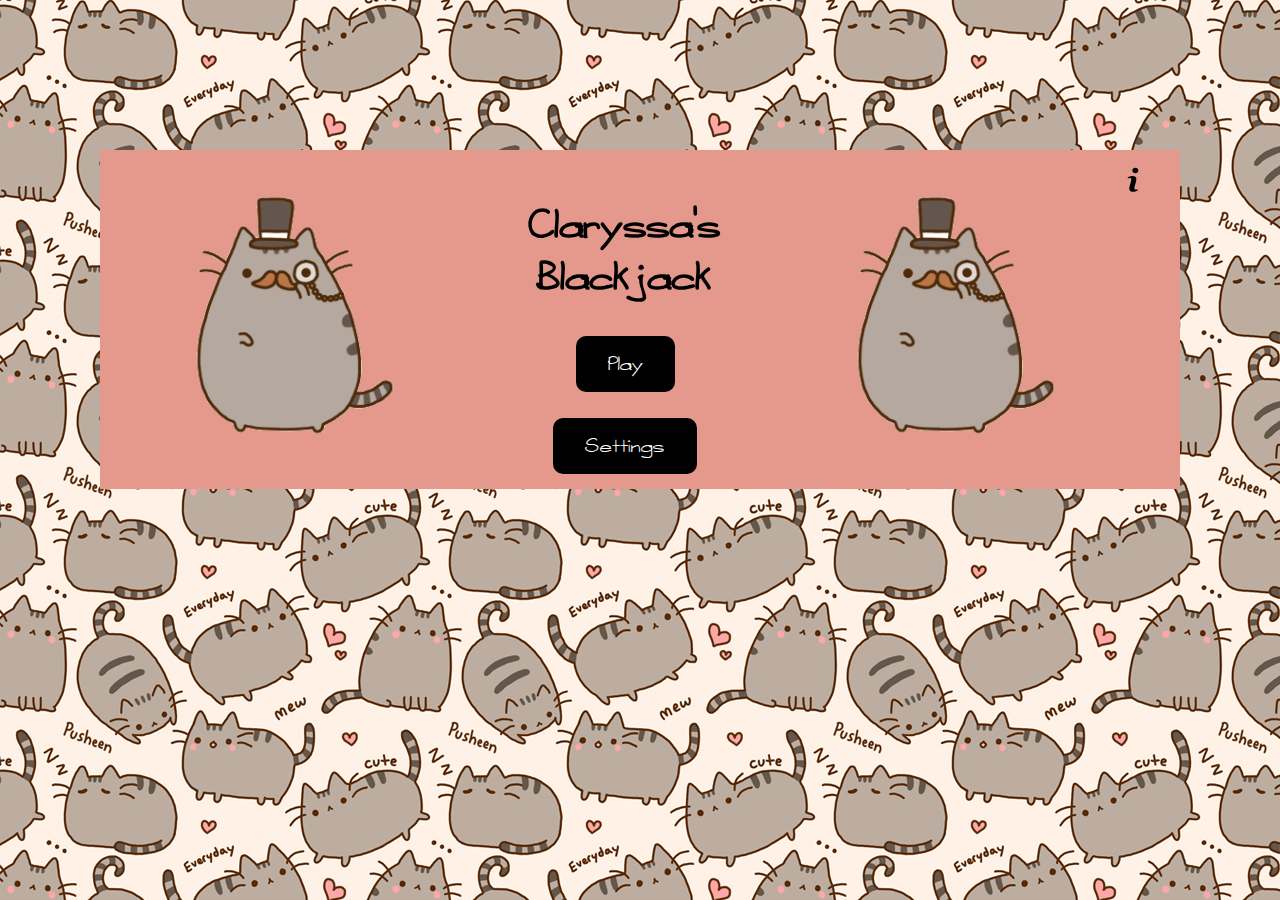
<file: index.html>
<!DOCTYPE html>
<html>
	<head>
		<title>Claryssa's Blackjack</title>
		<link rel="shortcut icon" type="image/x-icon" href="images/fancy.png" />
		<link rel="stylesheet" type="text/css" href="style.css">
	</head>
	<body>
		<div class="menu">
			<a href="info.html"><img src="images/Q&A.svg" style="float:right;" width="30" height="30"></a>
			<img id="default" src="images/fancy.png" style="float: left; width: 30%; margin-right: 2%;"><img id="default" src="images/fancy.png" style="float: right; width: 30%; margin-right: 2%;">

			<h1 id="name">Claryssa's Blackjack</h1>
			<!-- <p>A fun, simple website to play every casino's staple card game, Blackjack! Enjoy ~</p> -->
			<div class="btn">
			<input type="button" value="Play" id="play" onclick="window.location.href='game.html'"> <br>
			<input type="button" value="Settings" id="settings" onclick="window.location.href='settings.html'">
			</div>
		</div>
	</body>
</html>
</file>
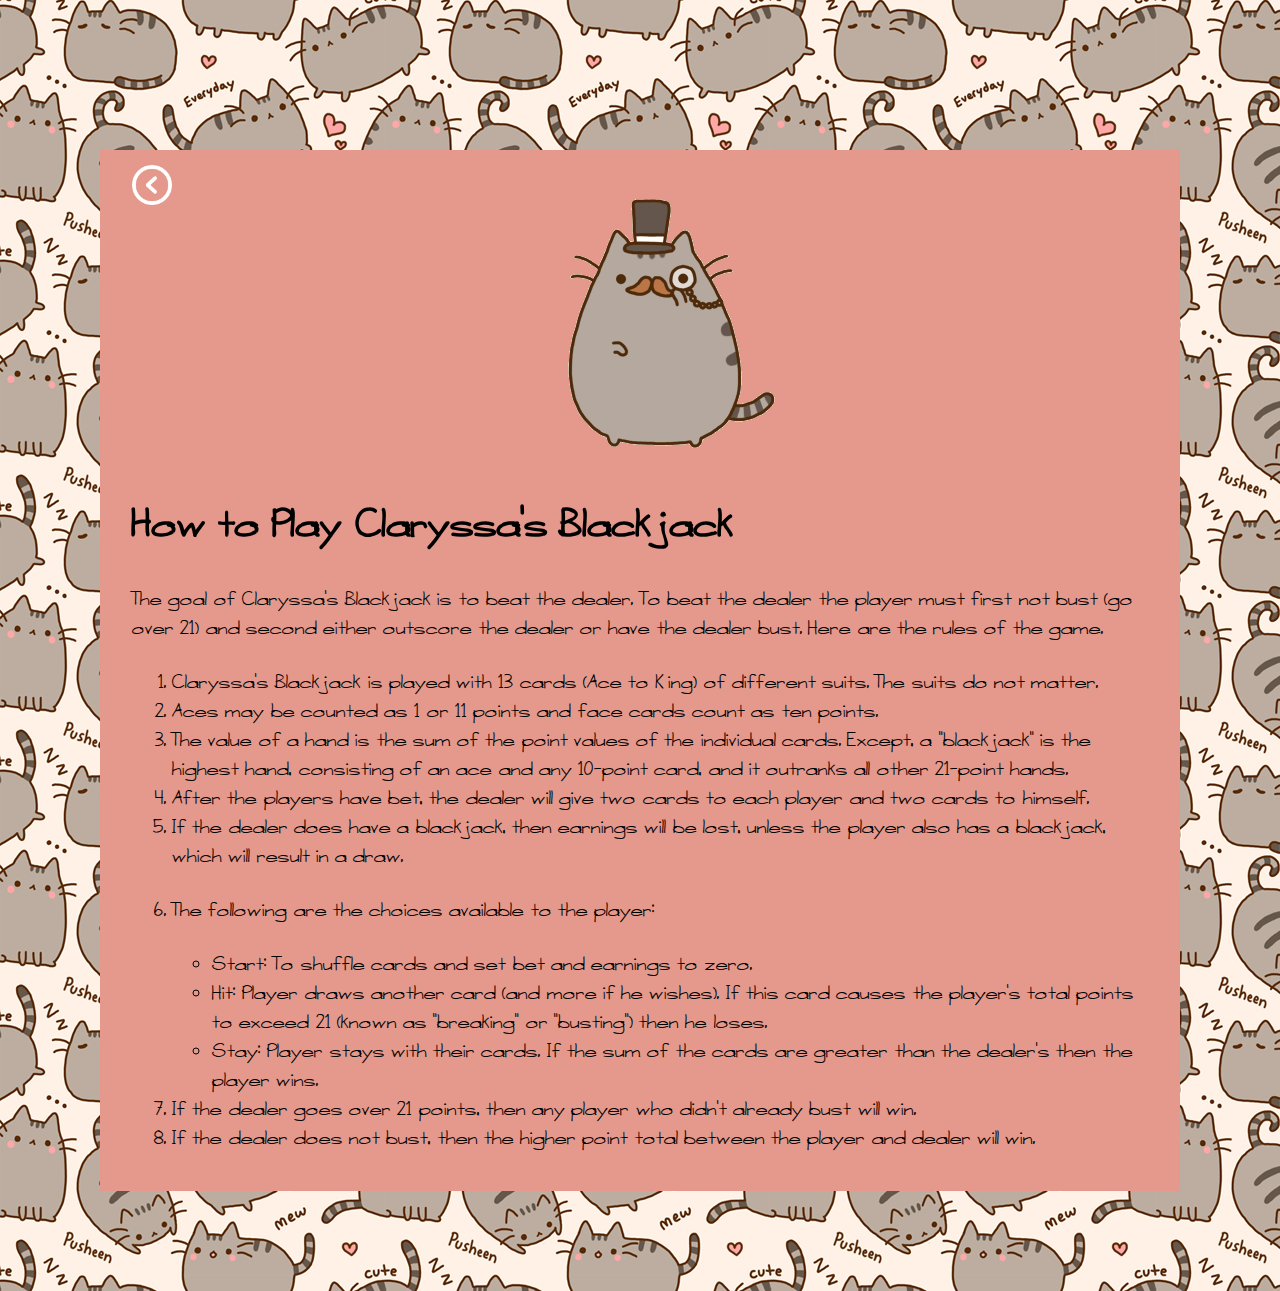
<file: info.html>
<!DOCTYPE html>
<html>
<head>
	<title>How to Play Claryssa's Blackjack</title>
	<link rel="shortcut icon" type="image/x-icon" href="images/fancy.png" />
	<link rel="stylesheet" type="text/css" href="style.css">
</head>
<body>
	<div class="menu">
		<a href="index.html"><img src="images/back-button.png" style="float:left; width:40px; height:40px;"></a>
		<img src="images/fancy.png">
		<h1>How to Play Claryssa's Blackjack</h1>
		<p>The goal of Claryssa's Blackjack is to beat the dealer. To beat the dealer the player must first not bust (go over 21) and second either outscore the dealer or have the dealer bust. Here are the rules of the game.</p>
		<ol>
			<li>Claryssa's Blackjack is played with 13 cards (Ace to King) of different suits. The suits do not matter.</li>
			<li>Aces may be counted as 1 or 11 points and face cards count as ten points.</li>
			<li>The value of a hand is the sum of the point values of the individual cards. Except, a "blackjack" is the highest hand, consisting of an ace and any 10-point card, and it outranks all other 21-point hands.</li>
			<li>After the players have bet, the dealer will give two cards to each player and two cards to himself.</li>
			<li>If the dealer does have a blackjack, then earnings will be lost, unless the player also has a blackjack, which will result in a draw.</li>
			<li>
				<p>The following are the choices available to the player:</p>
				<ul>
					<li>Start: To shuffle cards and set bet and earnings to zero.</li>
					<li>Hit: Player draws another card (and more if he wishes). If this card causes the player's total points to exceed 21 (known as "breaking" or "busting") then he loses.</li>
					<li>Stay: Player stays with their cards. If the sum of the cards are greater than the dealer's then the player wins.</li>
				</ul>
			</li>
			<li>If the dealer goes over 21 points, then any player who didn't already bust will win.</li>
			<li>If the dealer does not bust, then the higher point total between the player and dealer will win.</li>
		</ol>
	</div>
</body>
</html>
</file>
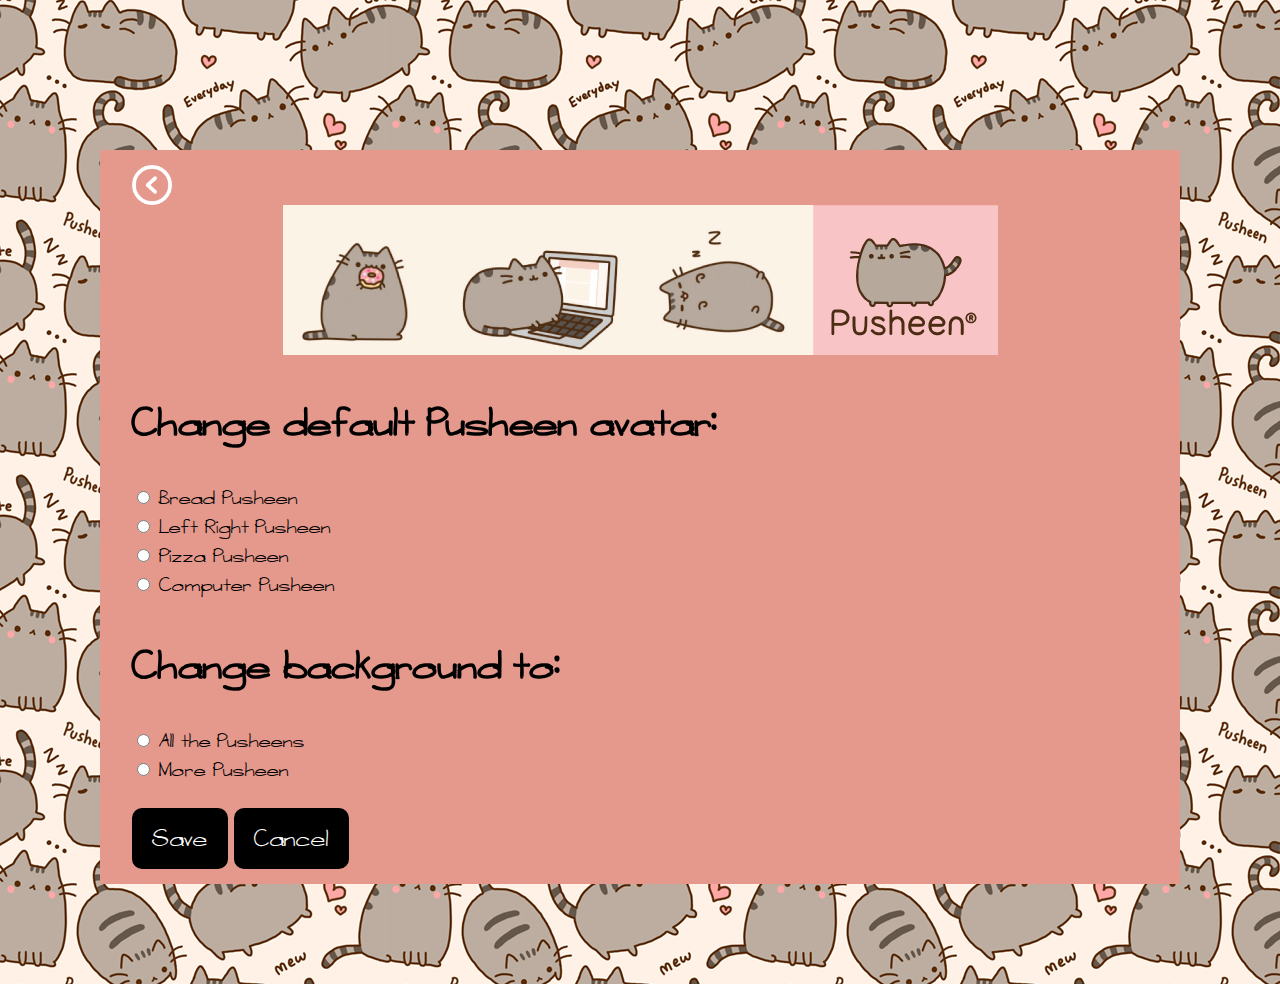
<file: settings.html>
<!DOCTYPE html>
<html>
<head>
	<title>How to Play Claryssa's Blackjack</title>
	<link rel="shortcut icon" type="image/x-icon" href="images/fancy.png" />
	<link rel="stylesheet" type="text/css" href="style.css">
</head>
<body>
	<div class="menu">
		<a href="index.html"><img src="images/back-button.png" style="float:left; width:40px; height:40px;" alt="default pusheen"></a>
		<img src="images/Pusheen-banner.png" style="margin-top:40px">
		<form method="post" action="index.js" enctype="text/plain">

			<h1>Change default Pusheen avatar:</h1>
			<input type="radio" id="bread" value="bread"> Bread Pusheen<BR>
			<input type="radio" id="leftright" value="leftright"> Left Right Pusheen<BR>
			<input type="radio" id="pizza" value="pizza"> Pizza Pusheen<BR>
			<input type="radio" id="computer" value="computer"> Computer Pusheen<BR>
			</p>

			<h1>Change background to:</h1>
			<input type="radio" id="background2" value="background2"> All the Pusheens<BR>
			<input type="radio" id="background3" value="background3"> More Pusheen<BR>
			</p>
			<input id="save" type="submit" value="Save" onclick="change()">
			<input id="cancel" type="reset" value="Cancel" onclick="window.history.back()">
		</form>
	</div>

	<script src="main.js"></script>
</body>
</html>
</file>
<file: style.css>
@font-face {
    font-family: armadillo;
    src: url(fonts/a_sensible_armadillo-webfont.woff);
}

body {
	background-image: url("images/cute.png");
	background-repeat: repeat;
    margin:auto;
    padding-top:50px;
}

img {
	display: block;
	margin: auto;
}

#name {
	display:block;
	text-align:center;
	font-family:armadillo;
	font-size:50px;
}

#play, #settings {
    background-color: black;
    border: none;
    color: white;
    padding: 15px 32px;
    text-align: center;
    text-decoration: none;
    display: block;
    font-size: 16px;
    margin: auto;
    cursor: pointer;
    font-family: armadillo;
    font-size:25px;
    border-radius: 10px;

}

#start, #hit, #stay, #save, #cancel{
    display:inline-block;
    background-color: black;
    border: none;
    color: white;
    padding: 15px 20px;
    text-align: center;
    text-decoration: none;
    font-size: 16px;
    margin: auto;
    cursor: pointer;
    font-family: armadillo;
    font-size: 30px;
    border: none;
    border-radius: 10px;
}

.menu {
    position:relative;
    display:block;
	background-color:#E4998C;
	margin:100px;
	padding: 15px 32px;
    font-family: armadillo;
    font-size:25px;
}

.bet, .player, .dealer {
    /*border: 3px solid black;*/
    padding: 10px;
    width: 300px;
    display:inline-block;
}

.dScore, .pScore {
    display:block;
    margin-top: 40px;
}

.bet{
    float:right;
}

#dealer, #player{
    width: 1000px;
    display:block;
    top:-100px;

}

#bet {
  padding: 10px;
  border: solid 1px #fff;
  box-shadow: inset 1px 1px 2px 0 #707070;
  transition: box-shadow 0.3s;
  font-family: armadillo;
  font-size: 30px;
}

.buttons {
    text-align:center;
}

h2 {
    margin: 0 auto;
}

.btn {
    text-align: center;
}
</file>
